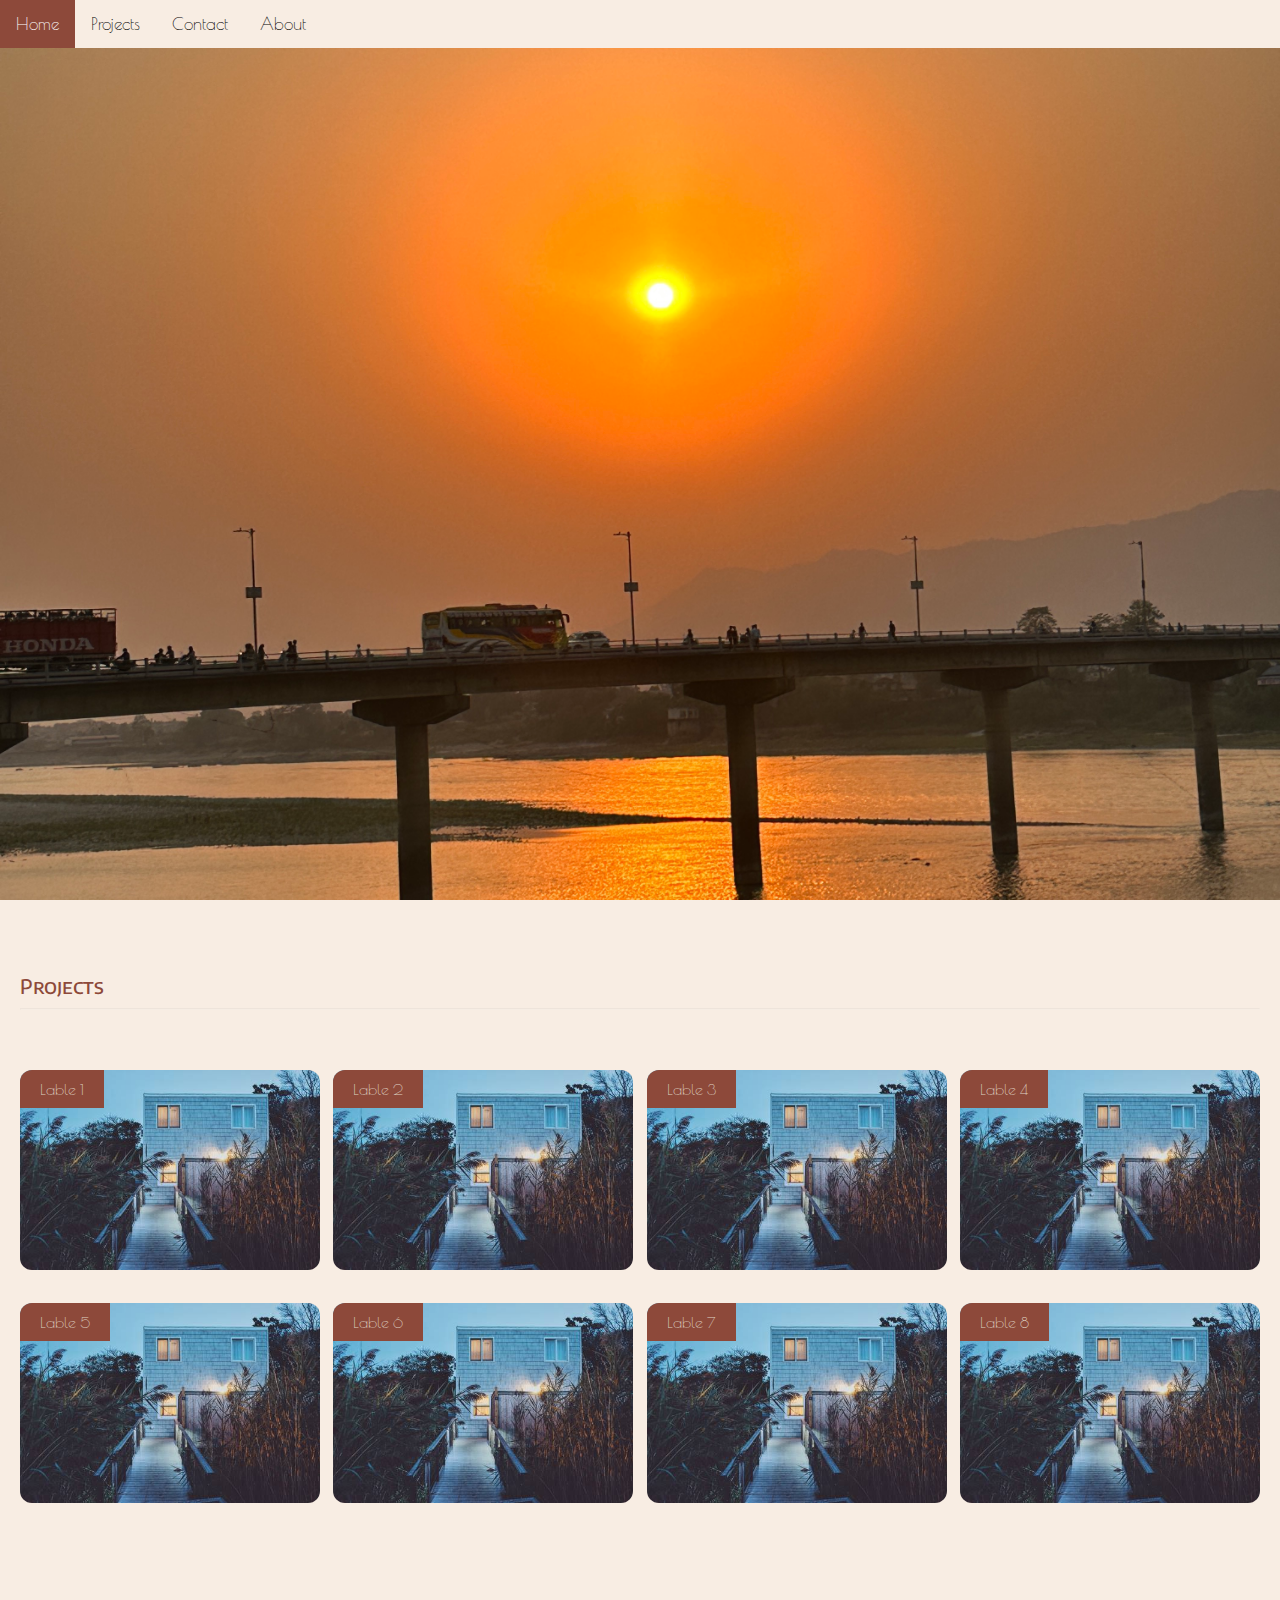
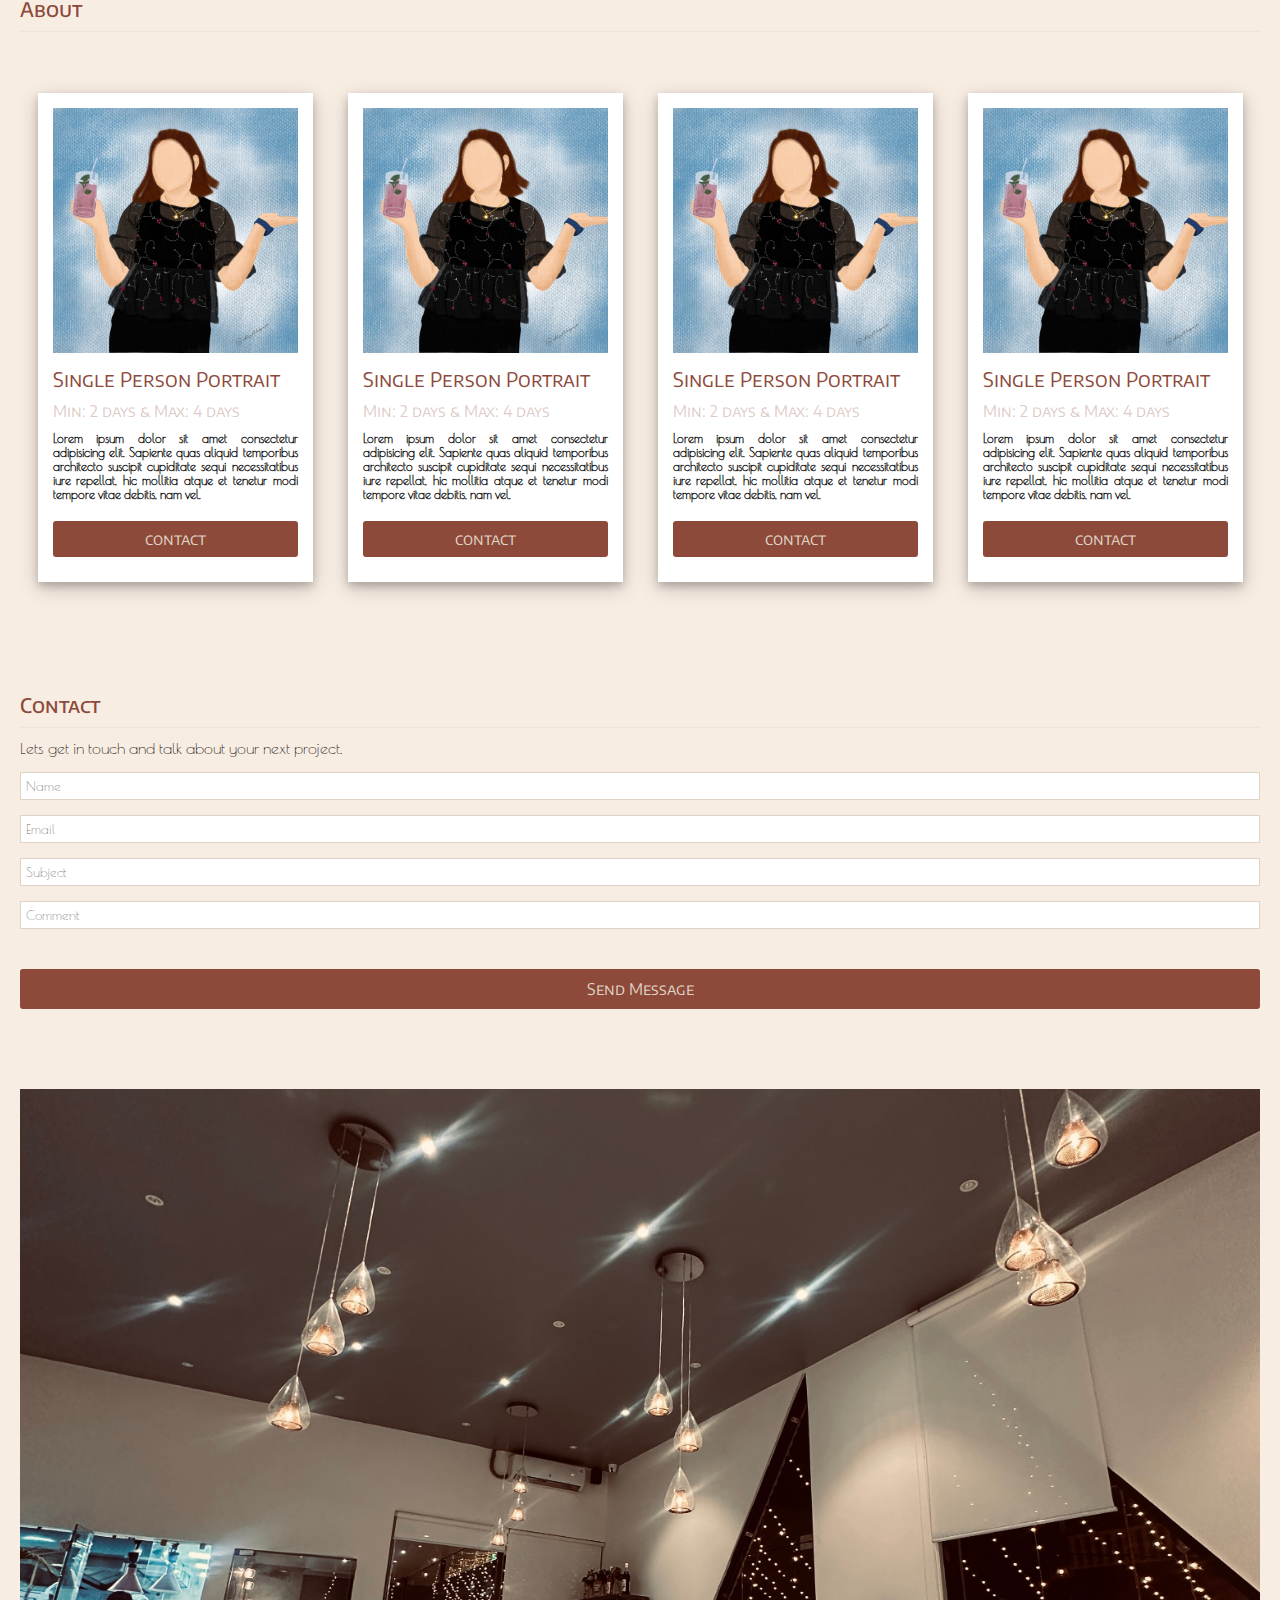
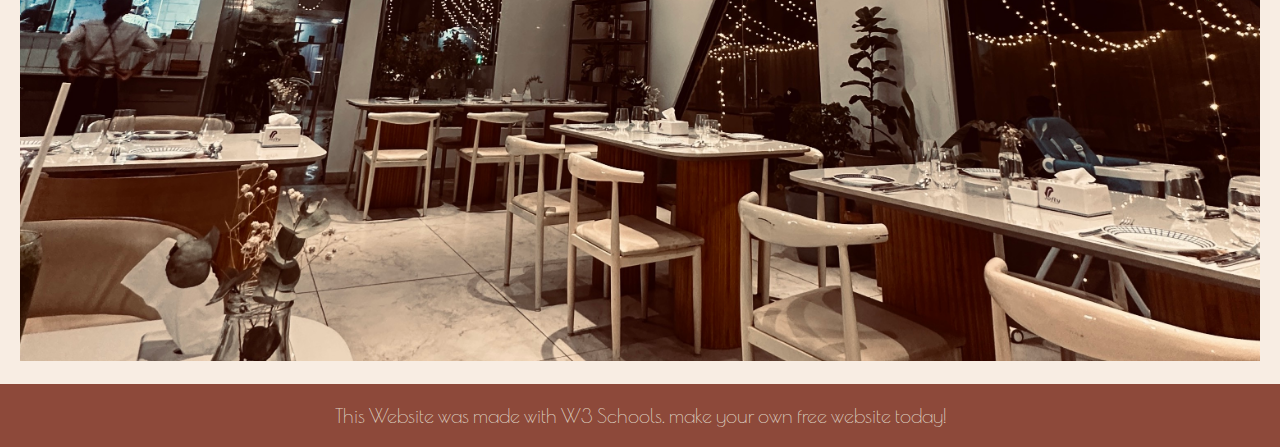
<file: index.html>
<!DOCTYPE html>
<html lang="en">
  <head>
    <meta charset="UTF-8" />
    <meta name="viewport" content="width=device-width, initial-scale=1.0" />
    <title>Abstract Architect</title>
    <link rel="stylesheet" href="css/architect.css" />
    <link
      rel="stylesheet"
      href="https://cdnjs.cloudflare.com/ajax/libs/font-awesome/6.6.0/css/all.min.css"
      integrity="sha512-Kc323vGBEqzTmouAECnVceyQqyqdsSiqLQISBL29aUW4U/M7pSPA/gEUZQqv1cwx4OnYxTxve5UMg5GT6L4JJg=="
      crossorigin="anonymous"
      referrerpolicy="no-referrer"/>
      <script src="script.js"></script>
  </head>
  <body>
    <!-- first section that us home section -->
    <section class="home-section" id="home">
      <div class="main-container">
        
<!-- navbar here: -->
        <nav class="topnav" id="myTopnav">
          <a href="#home" class="active">
            Home
            <!-- <img src="images/finallogo.png" alt="logo is here" style="height:15px;"/> -->
          </a>
          <a href="#projects">Projects</a>
          <a href="#contact">Contact</a>
          <a href="#about">About</a>
          <a href="javascript:void(0);" class="icon" onclick="myFunction()">
            <i class="fa-solid fa-bars"></i>
          </a>
        </nav>
       

        <div class="home-div">
          <!-- this should be relative -->
          <img src="images/photography.JPG" alt="there is photo" />
          <div class="centered-logo">
            <!-- this should be absolute -->
            <!-- <img src="images/finallogo.png" alt="logo is here"> -->
          </div>
        </div>
      </div>
    </section>

    <!-- second section that is projects section -->
    <section class="projects-section" id="projects">
      <div class="main-container padded-container">
        <p class="headings">Projects</p> <hr class="hrline"> 


        <div class="projects-div">
          <div class="projects-item projects-item-1">
              <img src="images/f.jpg" alt="here is a picture">
              <p class="corner-text">
                  Lable 1
              </p>
          </div>
          <div class="projects-item projects-item-1">
              <img src="images/f.jpg" alt="here is a picture">
              <p class="corner-text">
                  Lable 2
              </p>
          </div>
          <div class="projects-item projects-item-1">
              <img src="images/f.jpg" alt="here is a picture">
              <p class="corner-text">
                  Lable 3
              </p>
          </div>
          <div class="projects-item projects-item-1">
              <img src="images/f.jpg" alt="here is a picture">
              <p class="corner-text">
                  Lable 4
              </p>
          </div>
          <div class="projects-item projects-item-1">
              <img src="images/f.jpg" alt="here is a picture">
              <p class="corner-text">
                  Lable 5
              </p>
          </div>
          <div class="projects-item projects-item-1">
              <img src="images/f.jpg" alt="here is a picture">
              <p class="corner-text">
                  Lable 6
              </p>
          </div>
          <div class="projects-item projects-item-1">
              <img src="images/f.jpg" alt="here is a picture">
              <p class="corner-text">
                  Lable 7
              </p>
          </div>
          <div class="projects-item projects-item-1">
              <img src="images/f.jpg" alt="here is a picture">
              <p class="corner-text">
                  Lable 8
              </p>
          </div>
  
      </div>
  
      </div>
    </section>

    <!-- third section that is about section -->
    <section class="about-section" id="about">
      <div class="main-container padded-container">
        <p class="headings">About</p> <hr class="hrline"> 


        <div class="grid-container">
          <div class="grid-item item1">
              <img src="images/portrait1.jpeg" alt="">
              <p class="type">Single Person Portrait</p>
              <p class="hours"> Min: 2 days & Max: 4 days</p>
              <p class="desc"> Lorem ipsum dolor sit amet consectetur adipisicing elit. Sapiente quas aliquid temporibus architecto
                  suscipit cupiditate sequi necessitatibus iure repellat, hic mollitia atque et tenetur modi tempore vitae
                  debitis, nam vel.</p>
              <button> contact </button>
          </div>
  
  
          <div class="grid-item item2">
              <img src="images/portrait1.jpeg" alt="">
              <p class="type">Single Person Portrait</p>
              <p class="hours"> Min: 2 days & Max: 4 days</p>
              <p class="desc"> Lorem ipsum dolor sit amet consectetur adipisicing elit. Sapiente quas aliquid temporibus architecto
                  suscipit cupiditate sequi necessitatibus iure repellat, hic mollitia atque et tenetur modi tempore vitae
                  debitis, nam vel.</p>
              <button> contact </button>
             
          </div>
          <div class="grid-item item3">
              <img src="images/portrait1.jpeg" alt="">
              <p class="type">Single Person Portrait</p>
              <p class="hours"> Min: 2 days & Max: 4 days</p>
              <p class="desc"> Lorem ipsum dolor sit amet consectetur adipisicing elit. Sapiente quas aliquid temporibus architecto
                  suscipit cupiditate sequi necessitatibus iure repellat, hic mollitia atque et tenetur modi tempore vitae
                  debitis, nam vel.</p>
              <button> contact </button>
          </div>
          <div class="grid-item item4">
              <img src="images/portrait1.jpeg" alt="">
              <p class="type">Single Person Portrait</p>
              <p class="hours"> Min: 2 days & Max: 4 days</p>
              <p class="desc"> Lorem ipsum dolor sit amet consectetur adipisicing elit. Sapiente quas aliquid temporibus architecto
                  suscipit cupiditate sequi necessitatibus iure repellat, hic mollitia atque et tenetur modi tempore vitae
                  debitis, nam vel.</p>
              <button> contact </button>
          </div>
      </div>
  
      </div>
    </section>

    <!-- forth section that is contact section -->
    <section class="contact-section" id="contact">
      <div class="main-container padded-container ">
        <p class="headings">Contact</p> <hr class="hrline"> 

        <form class="contact-form">
        <p > Lets get in touch and talk about your next project. </p>
                <input type="text" id="name" placeholder="Name" required>
                <input type="email" id="email" placeholder="Email" required>
                <input type="text" id="subject" placeholder="Subject" required>
                <input type="text" id="comment" placeholder="Comment" required>
                <button type="submit">Send Message</button>
            </form>
      </div>
    </section>

    <!-- fifth section that is map section -->
    <section class="map-section">
      <div class="main-container padded-container">
        <img src="images/img1.jpg" />
      </div>
    </section>

    <!-- last or the sixth section that is the footer section -->
    <section class="footer-section">
      <div class="main-container">
        <p>
          This Website was made with W3 Schools. make your own free website
          today!
        </p>
        <!-- <button type="button"> <a href="#home">Start Now </a></button> -->
      </div>
    </section>
  </body>
</html>
</file>
<file: css/architect.css>
@import url('https://fonts.googleapis.com/css2?family=Poiret+One&display=swap');

@import url('https://fonts.googleapis.com/css2?family=Encode+Sans+SC:wght@100..900&family=Poiret+One&display=swap');

@import url('https://fonts.googleapis.com/css2?family=Dongle&family=Encode+Sans+SC:wght@100..900&family=Poiret+One&display=swap');

* {
  margin: 0;
  padding: 0;
  box-sizing: border-box;

}

* button {
  border: none;
   border-radius:3px;
   background-color: #8D493A;
   color: #DFD3C3;
   width: 100%;
   font-family: "Encode Sans SC", sans-serif;
   font-size: 16px;
}

* button:hover{
 background-color: #DFD3C3;
 color: #8D493A;
 outline: none;
}
/* 
@media only screen and (min-width: 420px) {
  .navbar {
    width: 100%;
  }
  .menu-link-div {
    display: flex;
  }
  .navbar {
    padding: 10px;
    display: flex;
    justify-content: space-between;
  }
} */

body{
  background-color: #F8EDE3;

}

/* nav bar section */

/* navbar */

/* .navbar {
    width: 100%;
    position: fixed;
    top: 0;
  padding: 10px;
  display: flex;
  justify-content: space-between;
  box-shadow: 4px 4px 10px 0px rgba(0, 0, 0, 0.2);
 
}
.logo-div {
  width:20px;
  margin: 5px;
  justify-content: center;
}
.burger-menu {
    display: flex;
    align-items: center;
  padding: 5px 10px;
  border-radius: 4px;
}
.burger-menu:hover {
  background-color: rgb(244, 244, 244);
} */
/* .home-div {
    position: absolute;
} */

/* .centered-logo{
position: relative;
top: 50%;
right: 50%;
width: 10%;
} */

/* contact and form */


.contact-form input{
    width: 100%;
    font-family: "Poiret One";
    padding: 5px;
    margin-top: 15px;
    border: 1px solid #DFD3C3;
    /* border-style: solid; */
    /* font-size: 12px; */
}
.contact-form button{
    padding: 10px 20px 10px 20px;
    margin-top:40px ;
    margin-bottom: 40px;
}


/* map picture */
.main-container img {
  width: 100%;
  object-fit: cover;
}

/* footer */
.footer-section .main-container {
  width: 100%;
  background-color: #8D493A;
  color: #DFD3C3;
  padding: 20px;
  font-size: 10px;
  text-align: center;
}

.main-container {
  font-family: "Poiret One";

}
/* main-container of all sections */
.padded-container {
  padding: 20px;
  overflow: hidden;
  /* justify-content: center;
    align-items: center;
    text-align: center; */
}

/* general elements styling:----------------------- */

/* headings styling: */
.headings{
    font-size: 20px;
    font-weight: 500;
    color: #8D493A;
    font-family: "Encode Sans SC", sans-serif;
    margin-bottom: 10px;
    margin-top: 50px;
}

/* hrline styling: */
.hrline{
    width: 100%;
    opacity: 10%;
    margin-bottom: 10px;
}

/* portrait wala d=section about vitrako */


/* .grid-container{ */
/* display: grid; */
/* justify-items: center; 
align-items: center; 
text-align: center; */
/* border: 1px solid grey; */
/* } */



.grid-container img {
    width: 100%;
}

.grid-container button {
  margin: 10px 0;
    padding: 8px;
}

.grid-item {
  background-color: white;
  margin-top: 50px;
    margin-left: auto;
    margin-right: auto;
    padding: 15px;
    width: 250px;
    max-width: 450px;
    text-align: justify;
    margin-bottom: 20px;
    box-shadow: 0 4px 8px 0 rgba(0, 0, 0, 0.2), 0 6px 20px 0 rgba(0, 0, 0, 0.19);
}

.type{
  font-family: "Encode Sans SC", sans-serif;

color: #8D493A;
font-size:20px ;
padding: 10px 0;
}
.hours{
  font-family: "Encode Sans SC", sans-serif;

font-size:16px ;
color:#8d493a4d ;

}
.desc{
  padding: 10px 0;
font-size:12px ;
color:black ;
font-weight: 900;
}
@media only screen and (min-width:100px) and (max-width:426px) {
  .type{
    font-family: "Encode Sans SC", sans-serif;
  
  color: #8D493A;
  font-size:14px ;
  padding: 10px 0;
  }
  .hours{
    font-family: "Encode Sans SC", sans-serif;
  
  font-size:12px ;
  color:#8d493a4d ;
  
  }
  .desc{
    padding: 10px 0;
  font-size:10px ;
  color:black ;
  font-weight: 900;
  }
}

@media only screen and (min-width:426px) and (max-width:768px) {
    .grid-container {
        display: grid;
        grid-template-columns: auto auto;
        justify-content: space-around;
    }

    .grid-item {
        width: 275px;
        max-width: 350px;
    }

}

@media only screen and (min-width:769px) and (max-width:1024px) {
    .grid-container {
        display: grid;
        grid-template-columns: auto auto auto;
        justify-content: space-around;
    }

    .grid-item {
        width: 275px;
        max-width: 350px;
    }

}

@media only screen and (min-width:1025px) and (max-width:2560px) {
    .grid-container {
        display: grid;
        grid-template-columns: auto auto auto auto;
        justify-content: space-around;
    }

    .grid-item {
        width: 275px;
        max-width: 350px;
    }
}

/* projects section */

.projects-div {
  padding-top: 50px;
  width: 100%;
  overflow: hidden;
  justify-content: center;
  /* gap: 10px; */
}

.projects-item {
  position: relative;
  width: 250px;
  max-width: 450px;
  margin-right: auto;
  margin-left: auto;
  justify-content: center;



}




.projects-item img {
  border-radius: 12px;
  width: 100%;
  object-fit: contain;
}

.corner-text {
  position: absolute;
  border-top-left-radius: 12px;
  top: 0;
  left: 0;
  padding: 10px 20px;
  background-color: #8D493A;
  color: #DFD3C3;
}




/* now thi sis for responsiveness */

@media only screen and (min-width:100px) and (max-width:425px) {
  .projects-item {
      margin-bottom: 15px;

  }
}

@media only screen and (min-width:510px) and (max-width:768px) {
  .projects-div {
      display: grid;
      grid-template-columns: auto auto ;
      justify-content: space-between;
      row-gap: 30px;
  }

  .projects-item {
    width: 350px;
    max-width: 450px;
  }

  .footer-section .main-container {
    font-size: 14px;
  }
}


@media only screen and (min-width:769px) and (max-width:1024px) {
  .projects-div {
      display: grid;
      grid-template-columns: auto auto auto ;
      justify-content: space-between;
      row-gap: 30px;
  }

  .projects-item {
    width: 300px;
    max-width: 450px;
  }

  .footer-section .main-container {
    font-size: 16px;
  }
}


@media only screen and (min-width:1025px) and (max-width:1440px) {
  .projects-div {
      display: grid;
      grid-template-columns: auto auto auto auto;
      justify-content: space-between;
      row-gap: 30px;
  }

  .projects-item {
    width: 300px;
    max-width: 450px;
  }

  .footer-section .main-container {
    font-size: 20px;
  }
}






/* navbar ko laagi */

.topnav {
 
  overflow: hidden;
}

.topnav a {
  float: left;
  display: block;
  color: #000000;
  text-align: center;
  padding: 14px 16px;
  text-decoration: none;
  font-size: 17px;
}

.topnav a:hover {
  background-color: #ddd;
  color: #000000;
}

.topnav a.active {
  background-color: #8D493A;
  color: white;
}

.topnav .icon {
  display: none;
}

@media screen and (max-width: 768px) {
  .topnav a:not(:first-child) {display: none;}
  .topnav a.icon {
    float: right;
    display: block;
  }
}

@media screen and (max-width: 768px) {
  .topnav.responsive {position: relative;}
  .topnav.responsive .icon {
    position: absolute;
    right: 0;
    top: 0;
  }
  .topnav.responsive a {
    float: none;
    display: block;
    text-align: left;
  }
}
</file>
